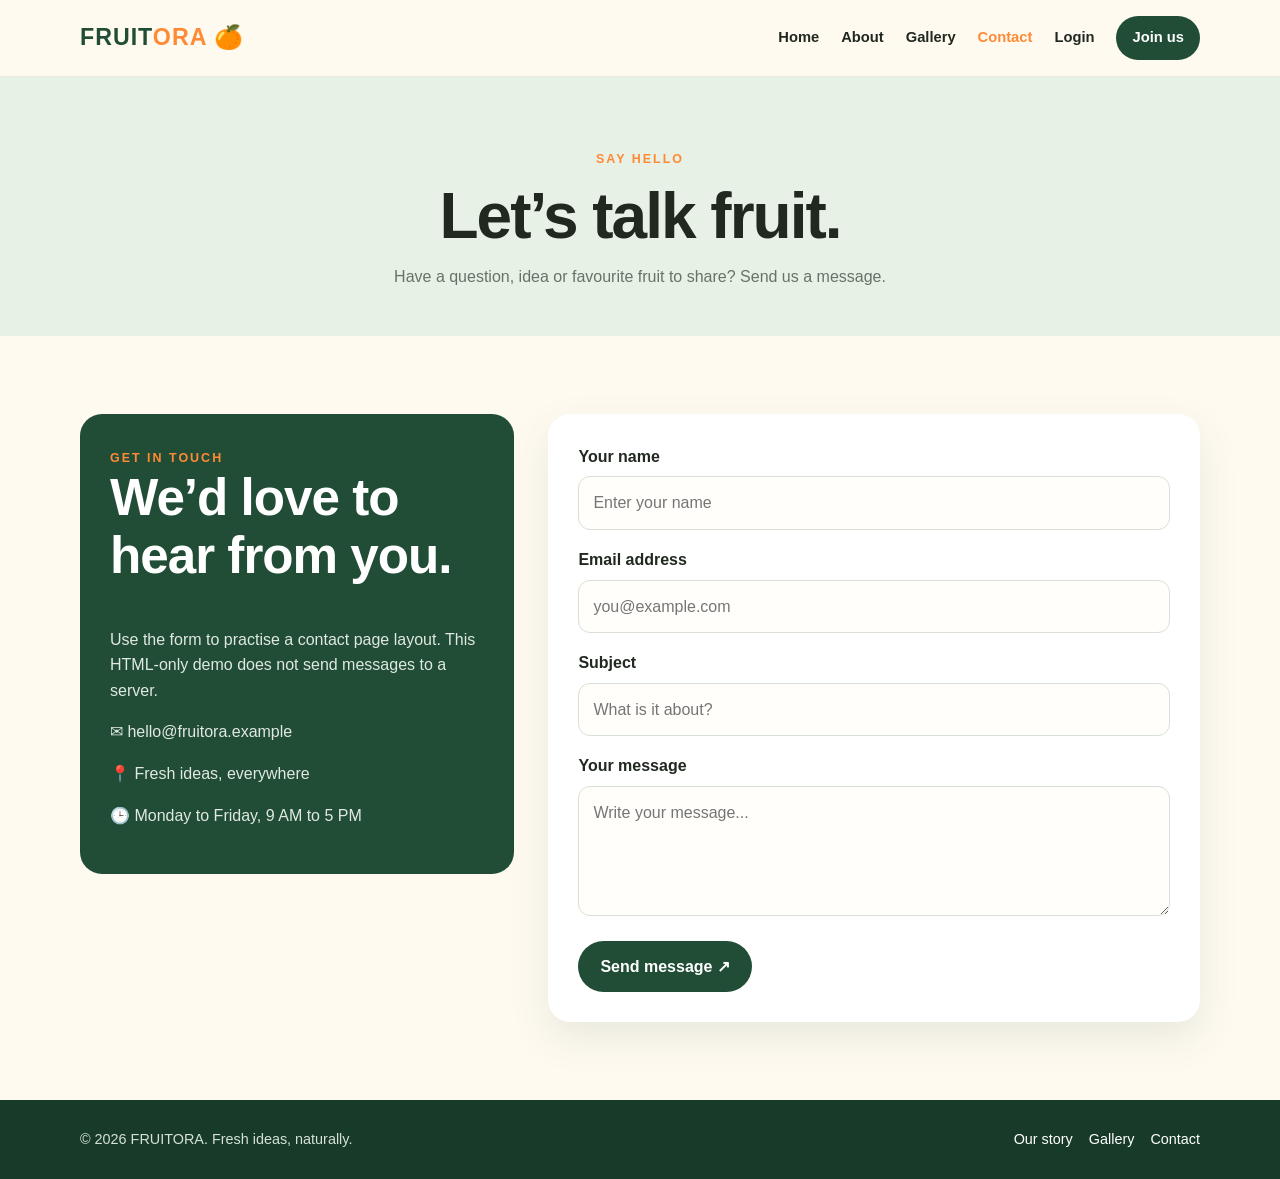
<file: contact.html>
<!DOCTYPE html>
<html lang="en">
  <head>
    <meta charset="UTF-8">
    <meta name="viewport" content="width=device-width, initial-scale=1.0">
    <meta name="description" content="FRUITORA celebrates fresh, colourful fruit and healthy living.">
    <title>
      Contact us | FRUITORA
    </title>
    <link rel="stylesheet" href="style.css">
  </head>
  <body>
    <header class="site-header">
      <div class="container nav">
        <a class="logo" href="index.html">FRUIT<span>ORA</span> 🍊</a>
        <nav class="nav-links" aria-label="Main navigation">
          <a href="index.html">Home</a><a href="about.html">About</a><a href="gallery.html">Gallery</a><a class="active" href="contact.html">Contact</a><a href="login.html">Login</a><a class="nav-cta" href="signup.html">Join us</a>
        </nav>
      </div>
    </header>
    <main>
      <section class="page-hero">
        <div class="container">
          <span class="eyebrow">Say hello</span>
          <h1>
            Let’s talk fruit.
          </h1>
          <p>
            Have a question, idea or favourite fruit to share? Send us a message.
          </p>
        </div>
      </section>
      <section class="section">
        <div class="container contact-grid">
          <aside class="contact-info">
            <span class="eyebrow">Get in touch</span>
            <h2>
              We’d love to hear from you.
            </h2>
            <p>
              Use the form to practise a contact page layout. This HTML-only demo does not send messages to a server.
            </p>
            <p>
              ✉ hello@fruitora.example
            </p>
            <p>
              📍 Fresh ideas, everywhere
            </p>
            <p>
              🕒 Monday to Friday, 9 AM to 5 PM
            </p>
          </aside>
          <form class="form-card" action="#" method="get">
            <div class="form-row">
              <label for="name">Your name</label><input id="name" name="name" type="text" placeholder="Enter your name" required>
            </div>
            <div class="form-row">
              <label for="email">Email address</label><input id="email" name="email" type="email" placeholder="you@example.com" required>
            </div>
            <div class="form-row">
              <label for="subject">Subject</label><input id="subject" name="subject" type="text" placeholder="What is it about?">
            </div>
            <div class="form-row">
              <label for="message">Your message</label><textarea id="message" name="message" placeholder="Write your message..." required></textarea>
            </div>
            <button class="btn" type="submit">Send message ↗</button>
          </form>
        </div>
      </section>
    </main>
    <footer class="site-footer">
      <div class="container footer-inner">
        <p>
          © 2026 FRUITORA. Fresh ideas, naturally.
        </p>
        <div class="footer-links">
          <a href="about.html">Our story</a><a href="gallery.html">Gallery</a><a href="contact.html">Contact</a>
        </div>
      </div>
    </footer>
  </body>
</html>
</file>
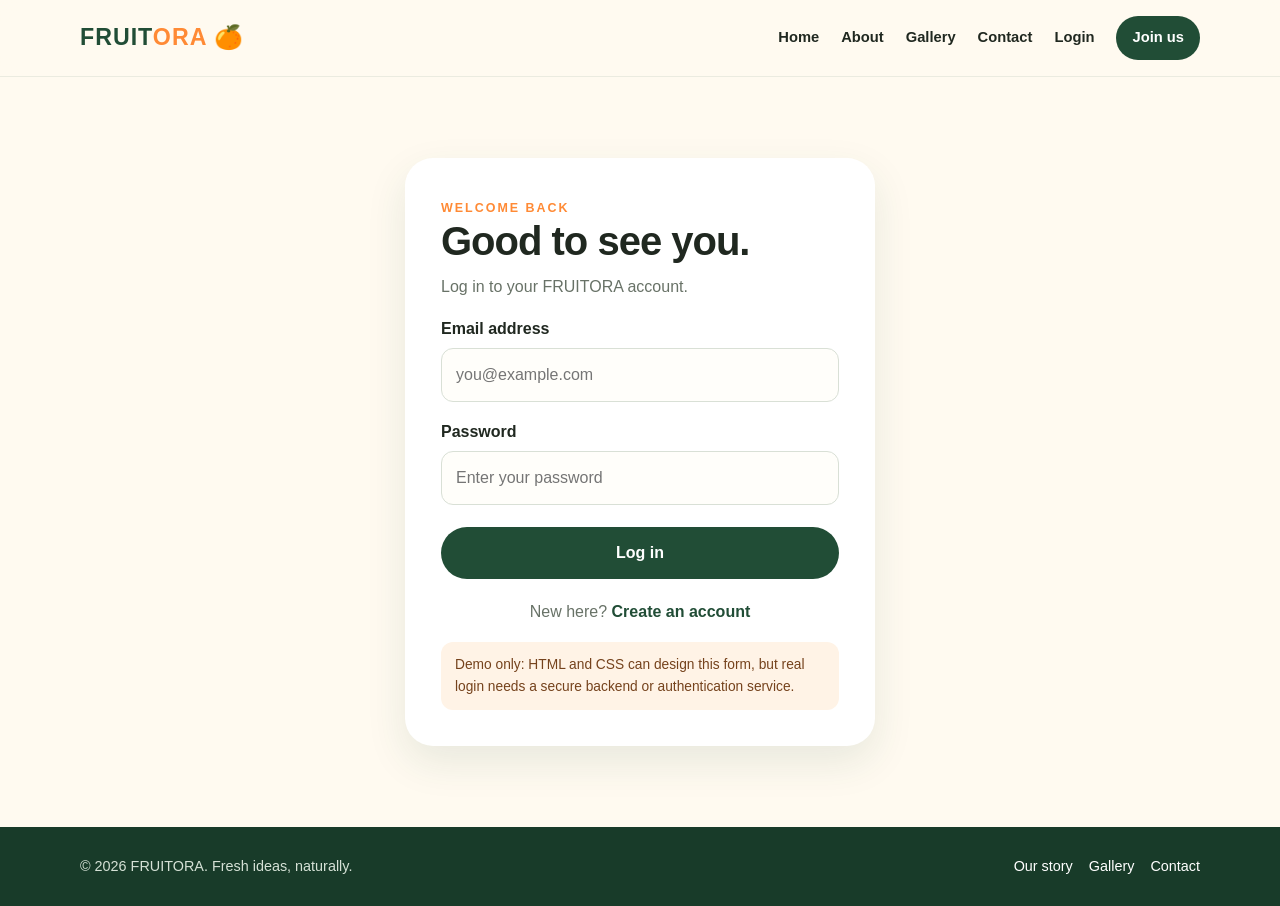
<file: login.html>
<!DOCTYPE html>
<html lang="en">
  <head>
    <meta charset="UTF-8">
    <meta name="viewport" content="width=device-width, initial-scale=1.0">
    <meta name="description" content="FRUITORA celebrates fresh, colourful fruit and healthy living.">
    <title>
      Login | FRUITORA
    </title>
    <link rel="stylesheet" href="style.css">
  </head>
  <body>
    <header class="site-header">
      <div class="container nav">
        <a class="logo" href="index.html">FRUIT<span>ORA</span> 🍊</a>
        <nav class="nav-links" aria-label="Main navigation">
          <a href="index.html">Home</a><a href="about.html">About</a><a href="gallery.html">Gallery</a><a href="contact.html">Contact</a><a href="login.html">Login</a><a class="nav-cta" href="signup.html">Join us</a>
        </nav>
      </div>
    </header>
    <main>
      <section class="auth-wrap">
        <div class="container" style="display:flex;justify-content:center;">
          <form class="auth-card" action="#" method="get">
            <span class="eyebrow">Welcome back</span>
            <h1>
              Good to see you.
            </h1>
            <p>
              Log in to your FRUITORA account.
            </p>
            <div class="form-row">
              <label for="email">Email address</label><input id="email" name="email" type="email" placeholder="you@example.com" autocomplete="email" required>
            </div>
            <div class="form-row">
              <label for="password">Password</label><input id="password" name="password" type="password" placeholder="Enter your password" autocomplete="current-password" required>
            </div>
            <button class="btn" type="submit">Log in</button>
            <p class="auth-switch">
              New here? <a href="signup.html">Create an account</a>
            </p>
            <div class="notice">
              Demo only: HTML and CSS can design this form, but real login needs a secure backend or authentication service.
            </div>
          </form>
        </div>
      </section>
    </main>
    <footer class="site-footer">
      <div class="container footer-inner">
        <p>
          © 2026 FRUITORA. Fresh ideas, naturally.
        </p>
        <div class="footer-links">
          <a href="about.html">Our story</a><a href="gallery.html">Gallery</a><a href="contact.html">Contact</a>
        </div>
      </div>
    </footer>
  </body>
</html>
</file>
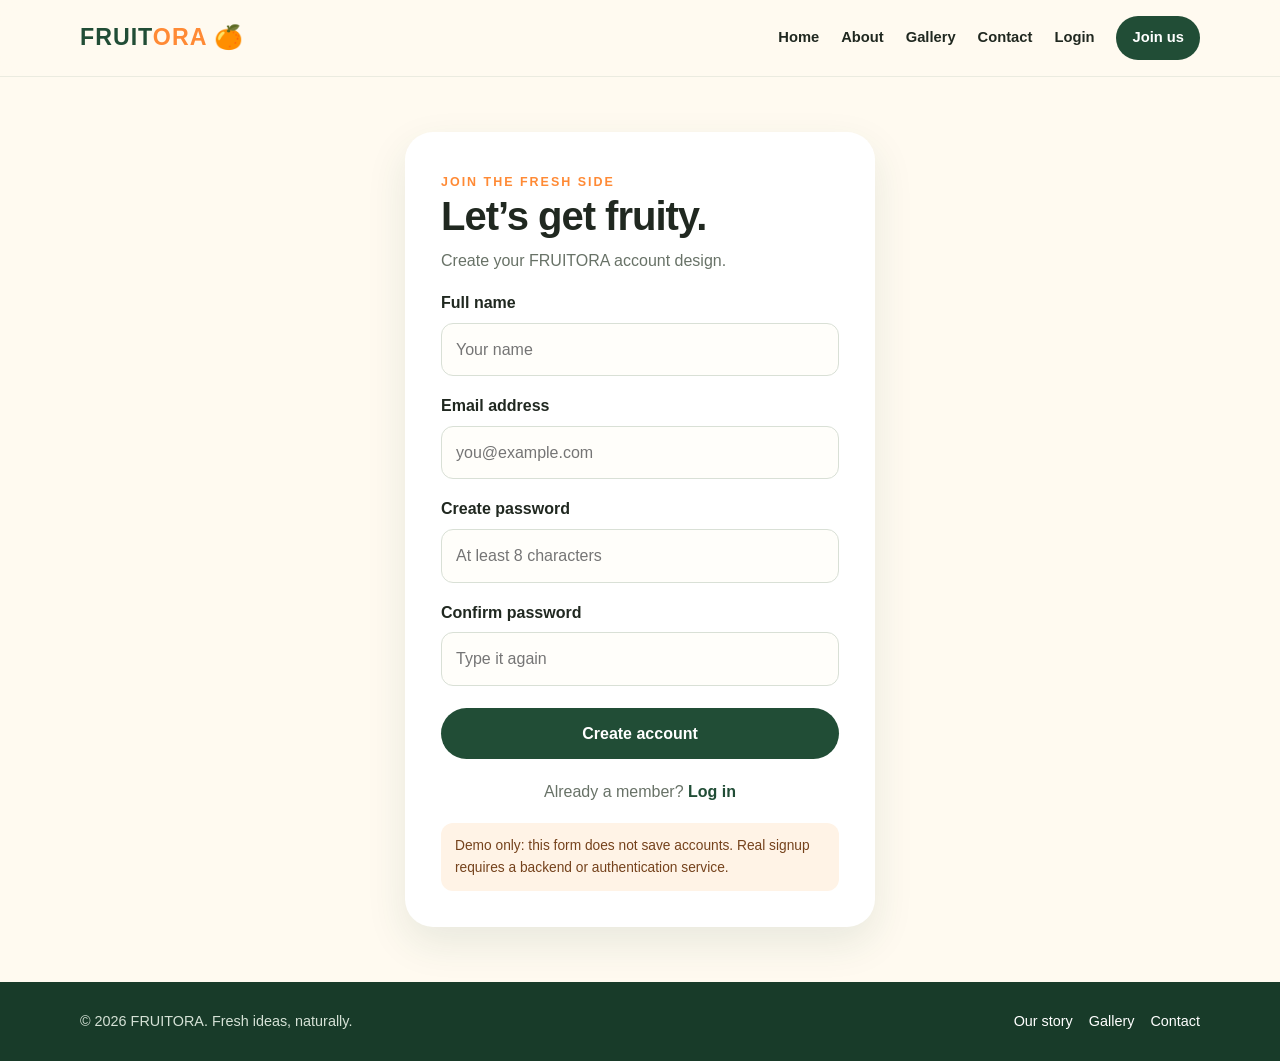
<file: signup.html>
<!DOCTYPE html>
<html lang="en">
  <head>
    <meta charset="UTF-8">
    <meta name="viewport" content="width=device-width, initial-scale=1.0">
    <meta name="description" content="FRUITORA celebrates fresh, colourful fruit and healthy living.">
    <title>
      Sign up | FRUITORA
    </title>
    <link rel="stylesheet" href="style.css">
  </head>
  <body>
    <header class="site-header">
      <div class="container nav">
        <a class="logo" href="index.html">FRUIT<span>ORA</span> 🍊</a>
        <nav class="nav-links" aria-label="Main navigation">
          <a href="index.html">Home</a><a href="about.html">About</a><a href="gallery.html">Gallery</a><a href="contact.html">Contact</a><a href="login.html">Login</a><a class="nav-cta" href="signup.html">Join us</a>
        </nav>
      </div>
    </header>
    <main>
      <section class="auth-wrap">
        <div class="container" style="display:flex;justify-content:center;">
          <form class="auth-card" action="#" method="get">
            <span class="eyebrow">Join the fresh side</span>
            <h1>
              Let’s get fruity.
            </h1>
            <p>
              Create your FRUITORA account design.
            </p>
            <div class="form-row">
              <label for="name">Full name</label><input id="name" name="name" type="text" placeholder="Your name" autocomplete="name" required>
            </div>
            <div class="form-row">
              <label for="email">Email address</label><input id="email" name="email" type="email" placeholder="you@example.com" autocomplete="email" required>
            </div>
            <div class="form-row">
              <label for="password">Create password</label><input id="password" name="password" type="password" placeholder="At least 8 characters" minlength="8" autocomplete="new-password" required>
            </div>
            <div class="form-row">
              <label for="confirm">Confirm password</label><input id="confirm" name="confirm" type="password" placeholder="Type it again" minlength="8" autocomplete="new-password" required>
            </div>
            <button class="btn" type="submit">Create account</button>
            <p class="auth-switch">
              Already a member? <a href="login.html">Log in</a>
            </p>
            <div class="notice">
              Demo only: this form does not save accounts. Real signup requires a backend or authentication service.
            </div>
          </form>
        </div>
      </section>
    </main>
    <footer class="site-footer">
      <div class="container footer-inner">
        <p>
          © 2026 FRUITORA. Fresh ideas, naturally.
        </p>
        <div class="footer-links">
          <a href="about.html">Our story</a><a href="gallery.html">Gallery</a><a href="contact.html">Contact</a>
        </div>
      </div>
    </footer>
  </body>
</html>
</file>
<file: style.css>
/* FRUITORA: shared styles for all seven pages */
:root {
  --green: #214d36;
  --green-light: #e7f1e6;
  --orange: #ff8a35;
  --cream: #fffaf0;
  --ink: #202820;
  --muted: #687267;
  --white: #ffffff;
  --radius: 22px;
  --shadow: 0 16px 40px rgba(33, 77, 54, .10);
}
* {
  box-sizing: border-box;
}
html {
  scroll-behavior: smooth;
}
body {
  margin: 0;
  color: var(--ink);
  background: var(--cream);
  font-family: Arial, Helvetica, sans-serif;
  line-height: 1.6;
}
img {
  display: block;
  max-width: 100%;
}
a {
  color: inherit;
  text-decoration: none;
}
button, input, textarea {
  font: inherit;
}
.container {
  width: min(1120px, 90%);
  margin: 0 auto;
}
.site-header {
  position: sticky;
  top: 0;
  z-index: 10;
  background: rgba(255, 250, 240, .94);
  border-bottom: 1px solid rgba(33, 77, 54, .09);
  backdrop-filter: blur(12px);
}
.nav {
  min-height: 76px;
  display: flex;
  align-items: center;
  justify-content: space-between;
  gap: 20px;
}
.logo {
  color: var(--green);
  font-size: 1.45rem;
  font-weight: 900;
  letter-spacing: 1px;
}
.logo span {
  color: var(--orange);
}
.nav-links {
  display: flex;
  align-items: center;
  gap: 22px;
  flex-wrap: wrap;
}
.nav-links a {
  font-size: .92rem;
  font-weight: 700;
  transition: color .25s ease;
}
.nav-links a:hover, .nav-links a.active {
  color: var(--orange);
}
.nav-links .nav-cta {
  background: var(--green);
  color: white;
  padding: 10px 16px;
  border-radius: 999px;
}
.nav-links .nav-cta:hover {
  background: var(--orange);
  color: white;
}
.eyebrow {
  color: var(--orange);
  text-transform: uppercase;
  letter-spacing: 2px;
  font-weight: 800;
  font-size: .78rem;
}
h1, h2, h3, p {
  margin-top: 0;
}
h1, h2, h3 {
  line-height: 1.12;
}
h1 {
  font-size: clamp(2.6rem, 6vw, 5rem);
  letter-spacing: -2px;
}
h2 {
  font-size: clamp(2rem, 4vw, 3.2rem);
  letter-spacing: -1px;
}
.section {
  padding: 78px 0;
}
.section-heading {
  max-width: 650px;
  margin-bottom: 32px;
}
.section-heading p {
  color: var(--muted);
}
.btn {
  display: inline-flex;
  align-items: center;
  justify-content: center;
  border: 0;
  border-radius: 999px;
  padding: 13px 22px;
  background: var(--green);
  color: white;
  font-weight: 800;
  cursor: pointer;
  transition: transform .25s ease, background .25s ease, box-shadow .25s ease;
}
.btn:hover {
  background: var(--orange);
  transform: translateY(-4px);
  box-shadow: 0 10px 22px rgba(255, 138, 53, .25);
}
.btn-light {
  background: white;
  color: var(--green);
}
.hero {
  padding: 54px 0 74px;
  overflow: hidden;
}
.hero-grid {
  display: grid;
  grid-template-columns: 1.02fr .98fr;
  align-items: center;
  gap: 42px;
}
.hero-copy h1 {
  margin: 12px 0 20px;
}
.hero-copy h1 span {
  color: var(--orange);
}
.hero-copy p {
  max-width: 500px;
  color: var(--muted);
  font-size: 1.08rem;
  margin-bottom: 26px;
}
.hero-actions {
  display: flex;
  gap: 12px;
  flex-wrap: wrap;
}
.hero-image-wrap {
  position: relative;
  animation: float-in .8s ease both;
}
.hero-image {
  width: 100%;
  height: 470px;
  object-fit: cover;
  border-radius: 48% 48% 24px 24px;
  box-shadow: var(--shadow);
  transition: transform .45s ease;
}
.hero-image-wrap:hover .hero-image {
  transform: scale(1.025) rotate(1deg);
}
.floating-note {
  position: absolute;
  left: -18px;
  bottom: 26px;
  background: white;
  border-radius: 18px;
  padding: 15px 19px;
  box-shadow: var(--shadow);
  animation: bob 3s ease-in-out infinite;
}
.floating-note strong {
  display: block;
  color: var(--green);
}
.floating-note small {
  color: var(--muted);
}
.fruit-grid {
  display: grid;
  grid-template-columns: repeat(4, 1fr);
  gap: 20px;
}
.fruit-card {
  background: white;
  border-radius: var(--radius);
  overflow: hidden;
  box-shadow: 0 8px 26px rgba(33, 77, 54, .06);
  transition: transform .3s ease, box-shadow .3s ease;
}
.fruit-card:hover {
  transform: translateY(-9px);
  box-shadow: var(--shadow);
}
.fruit-card img {
  width: 100%;
  height: 190px;
  object-fit: cover;
  transition: transform .45s ease;
}
.fruit-card:hover img {
  transform: scale(1.08);
}
.fruit-card-copy {
  padding: 18px;
}
.fruit-card h3 {
  margin-bottom: 7px;
}
.fruit-card p {
  color: var(--muted);
  font-size: .92rem;
  margin-bottom: 0;
}
.soft-section {
  background: var(--green-light);
}
.benefit-grid {
  display: grid;
  grid-template-columns: repeat(3, 1fr);
  gap: 18px;
}
.benefit {
  background: rgba(255,255,255,.8);
  border-radius: var(--radius);
  padding: 25px;
}
.benefit .emoji {
  font-size: 2rem;
  display: block;
  margin-bottom: 12px;
}
.benefit p {
  color: var(--muted);
  margin-bottom: 0;
}
.video-panel {
  display: grid;
  grid-template-columns: .8fr 1.2fr;
  align-items: center;
  gap: 36px;
}
.video-frame {
  width: 100%;
  aspect-ratio: 16 / 9;
  border: 0;
  border-radius: var(--radius);
  box-shadow: var(--shadow);
  background: #d8e4d7;
}
.page-hero {
  padding: 68px 0 46px;
  text-align: center;
  background: var(--green-light);
}
.page-hero h1 {
  font-size: clamp(2.5rem, 5vw, 4.2rem);
  margin: 10px 0 12px;
}
.page-hero p {
  color: var(--muted);
  max-width: 650px;
  margin: 0 auto;
}
.story-grid {
  display: grid;
  grid-template-columns: 1fr 1fr;
  align-items: center;
  gap: 44px;
}
.story-grid img {
  width: 100%;
  height: 420px;
  object-fit: cover;
  border-radius: var(--radius);
}
.story-grid p {
  color: var(--muted);
}
.gallery-grid {
  display: grid;
  grid-template-columns: repeat(3, 1fr);
  gap: 18px;
}
.gallery-item {
  overflow: hidden;
  border-radius: var(--radius);
  position: relative;
  background: #eee;
}
.gallery-item img {
  width: 100%;
  height: 260px;
  object-fit: cover;
  transition: transform .5s ease, filter .5s ease;
}
.gallery-item:hover img {
  transform: scale(1.1);
  filter: saturate(1.15);
}
.gallery-label {
  position: absolute;
  left: 14px;
  bottom: 14px;
  color: white;
  background: rgba(20, 45, 29, .78);
  padding: 7px 12px;
  border-radius: 999px;
  font-weight: 700;
}
.contact-grid {
  display: grid;
  grid-template-columns: .8fr 1.2fr;
  gap: 34px;
  align-items: start;
}
.contact-info {
  background: var(--green);
  color: white;
  padding: 30px;
  border-radius: var(--radius);
}
.contact-info p {
  color: #e0e9df;
}
.form-card {
  background: white;
  border-radius: var(--radius);
  padding: 30px;
  box-shadow: var(--shadow);
}
.form-row {
  margin-bottom: 17px;
}
.form-row label {
  display: block;
  font-weight: 700;
  margin-bottom: 7px;
}
.form-row input, .form-row textarea {
  width: 100%;
  border: 1px solid #d9e0d6;
  background: #fffefa;
  border-radius: 12px;
  padding: 13px 14px;
  outline: none;
  transition: border .2s, box-shadow .2s;
}
.form-row input:focus, .form-row textarea:focus {
  border-color: var(--orange);
  box-shadow: 0 0 0 3px rgba(255,138,53,.14);
}
.form-row textarea {
  min-height: 130px;
  resize: vertical;
}
.auth-wrap {
  min-height: calc(100vh - 150px);
  display: grid;
  place-items: center;
  padding: 55px 0;
}
.auth-card {
  width: min(470px, 100%);
  padding: 36px;
  background: white;
  border-radius: 28px;
  box-shadow: var(--shadow);
  animation: float-in .55s ease both;
}
.auth-card h1 {
  font-size: 2.5rem;
  letter-spacing: -1px;
  margin-bottom: 10px;
}
.auth-card > p {
  color: var(--muted);
}
.auth-card .btn {
  width: 100%;
  margin-top: 5px;
}
.auth-switch {
  text-align: center;
  margin: 20px 0 0;
  color: var(--muted);
}
.auth-switch a {
  color: var(--green);
  font-weight: 800;
}
.notice {
  margin-top: 18px;
  padding: 12px 14px;
  background: #fff3e6;
  border-radius: 12px;
  font-size: .86rem;
  color: #75421c;
}
.site-footer {
  padding: 28px 0;
  background: #183b29;
  color: white;
}
.footer-inner {
  display: flex;
  justify-content: space-between;
  align-items: center;
  gap: 20px;
  flex-wrap: wrap;
}
.footer-inner p {
  margin: 0;
  color: #d5e1d6;
  font-size: .9rem;
}
.footer-links {
  display: flex;
  gap: 16px;
  flex-wrap: wrap;
  font-size: .9rem;
}
.footer-links a:hover {
  color: #ffb77f;
}
.reveal {
  animation: float-in .7s ease both;
}
@keyframes float-in {from {
  opacity: 0;
  transform: translateY(18px);
}
to {
  opacity: 1;
  transform: translateY(0);
}
}
@keyframes bob {0%, 100% {
  transform: translateY(0);
}
50% {
  transform: translateY(-9px);
}
}
@media (max-width: 850px) {.hero-grid, .video-panel, .story-grid, .contact-grid {
  grid-template-columns: 1fr;
}
.hero-image {
  height: 380px;
}
.fruit-grid {
  grid-template-columns: repeat(2, 1fr);
}
.benefit-grid {
  grid-template-columns: 1fr;
}
.gallery-grid {
  grid-template-columns: repeat(2, 1fr);
}
.story-grid img {
  height: 330px;
}
}
@media (max-width: 560px) {.nav {
  align-items: flex-start;
  flex-direction: column;
  padding: 15px 0;
  gap: 12px;
}
.nav-links {
  gap: 12px 16px;
}
.nav-links a {
  font-size: .86rem;
}
.nav-links .nav-cta {
  padding: 7px 12px;
}
.hero {
  padding-top: 34px;
}
.hero-image {
  height: 300px;
}
.section {
  padding: 55px 0;
}
.fruit-grid, .gallery-grid {
  grid-template-columns: 1fr;
}
.gallery-item img {
  height: 250px;
}
.auth-card, .form-card {
  padding: 24px;
}
.floating-note {
  left: 8px;
}
}
@media (prefers-reduced-motion: reduce) {*, *::before, *::after {
  scroll-behavior: auto !important;
  animation-duration: .01ms !important;
  transition-duration: .01ms !important;
}
}
</file>
